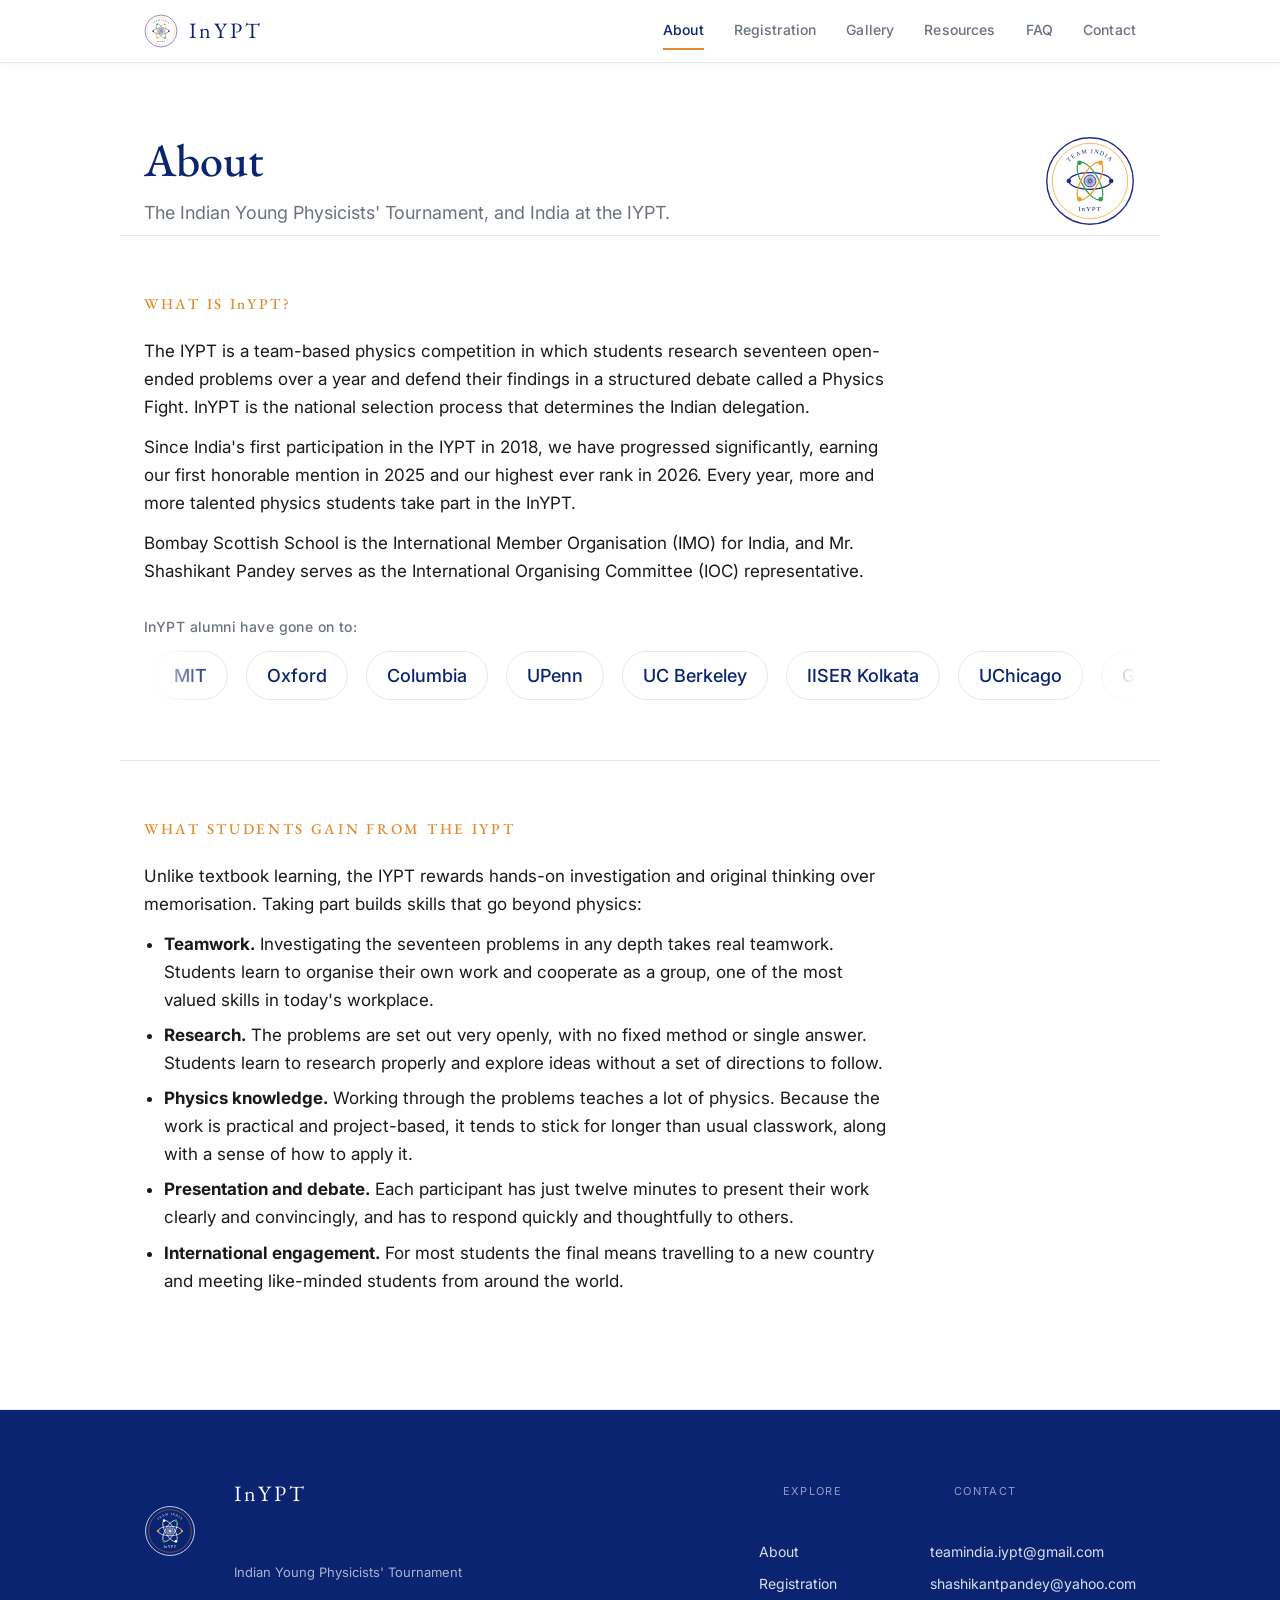
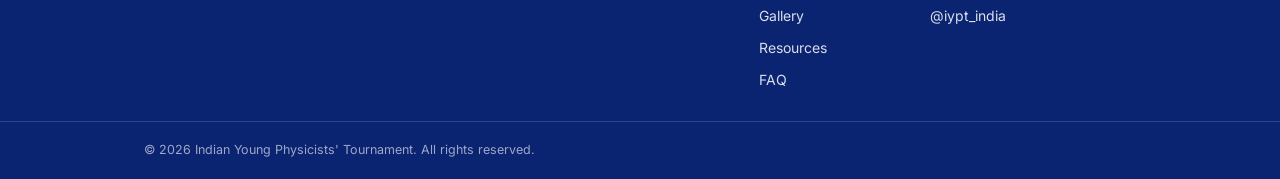
<file: about.html>
<!DOCTYPE html>
<html lang="en">
<head>
<meta charset="utf-8">
<meta name="viewport" content="width=device-width, initial-scale=1">
<title>About | InYPT</title>
<meta name="description" content="About the Indian Young Physicists' Tournament and India at the IYPT.">
<link rel="preconnect" href="https://fonts.googleapis.com">
<link rel="preconnect" href="https://fonts.gstatic.com" crossorigin>
<link href="https://fonts.googleapis.com/css2?family=EB+Garamond:wght@400;500&family=Inter:wght@400;500;600&display=swap" rel="stylesheet">
<link rel="stylesheet" href="css/style.css?v=10">
<link rel="icon" type="image/svg+xml" href="/assets/favicon.svg?v=10">
<link rel="icon" type="image/png" sizes="32x32" href="/assets/favicon-32.png?v=10">
<link rel="icon" type="image/png" sizes="16x16" href="/assets/favicon-16.png?v=10">
<link rel="apple-touch-icon" sizes="180x180" href="/assets/favicon-180.png?v=10">
</head>
<body>

<header class="nav">
  <div class="nav-inner">
    <a class="brand" href="/">
      <img class="nav-logo" src="assets/logo.svg?v=10" alt="InYPT crest">
      <span class="wordmark">InYPT</span>
    </a>
    <nav>
      <a href="/about.html" class="active" aria-current="page">About</a>
      <a href="/registration.html">Registration</a>
      <a href="/gallery.html">Gallery</a>
      <a href="/resources.html">Resources</a>
      <a href="/faq.html">FAQ</a>
      <a href="/#contact">Contact</a>
    </nav>
  </div>
</header>

<main>

  <section class="page-hero">
    <div class="page-hero-text">
      <h1>About</h1>
      <p class="page-sub">The Indian Young Physicists' Tournament, and India at the IYPT.</p>
    </div>
    <img class="page-crest" src="assets/logo.svg?v=10" alt="InYPT crest">
  </section>

  <section class="band">
    <h2>What is <span class="brandmark">InYPT</span>?</h2>
    <p>
      The IYPT is a team-based physics competition in which students research
      seventeen open-ended problems over a year and defend their findings in a
      structured debate called a Physics Fight. InYPT is the national selection
      process that determines the Indian delegation.
    </p>
    <p>
      Since India's first participation in the IYPT in 2018, we have progressed
      significantly, earning our first honorable mention in 2025 and our highest
      ever rank in 2026. Every year, more and more talented physics students take
      part in the InYPT.
    </p>
    <p>
      <a href="https://www.events-at-scottishmahim.com/inypt" target="_blank" rel="noopener" style="color:inherit;text-decoration:none;">Bombay Scottish School</a> is the International Member Organisation (IMO) for India, and Mr. Shashikant Pandey serves as the International Organising Committee (IOC) representative.
    </p>

    <div class="alumni">
      <p class="alumni-label">InYPT alumni have gone on to:</p>
      <div class="marquee">
        <div class="marquee-track">
          <span>MIT</span><span>Oxford</span><span>Columbia</span><span>UPenn</span><span>UC Berkeley</span><span>IISER Kolkata</span><span>UChicago</span><span>Georgetown</span><span>NYU</span><span>UIUC</span><span>UCSD</span><span>UW Madison</span>
          <span>MIT</span><span>Oxford</span><span>Columbia</span><span>UPenn</span><span>UC Berkeley</span><span>IISER Kolkata</span><span>UChicago</span><span>Georgetown</span><span>NYU</span><span>UIUC</span><span>UCSD</span><span>UW Madison</span>
        </div>
      </div>
    </div>
  </section>

  <section class="band">
    <h2>What students gain from the IYPT</h2>
    <p>Unlike textbook learning, the IYPT rewards hands-on investigation and original thinking over memorisation. Taking part builds skills that go beyond physics:</p>
    <ul>
      <li><strong>Teamwork.</strong> Investigating the seventeen problems in any depth takes real teamwork. Students learn to organise their own work and cooperate as a group, one of the most valued skills in today's workplace.</li>
      <li><strong>Research.</strong> The problems are set out very openly, with no fixed method or single answer. Students learn to research properly and explore ideas without a set of directions to follow.</li>
      <li><strong>Physics knowledge.</strong> Working through the problems teaches a lot of physics. Because the work is practical and project-based, it tends to stick for longer than usual classwork, along with a sense of how to apply it.</li>
      <li><strong>Presentation and debate.</strong> Each participant has just twelve minutes to present their work clearly and convincingly, and has to respond quickly and thoughtfully to others.</li>
      <li><strong>International engagement.</strong> For most students the final means travelling to a new country and meeting like-minded students from around the world.</li>
    </ul>
  </section>

</main>

<footer class="site-footer">
  <div class="footer-inner">
    <div class="footer-brand">
      <img class="footer-logo" src="assets/logo-white.svg?v=10" alt="InYPT crest">
      <div class="footer-brand-text">
        <p class="footer-name">InYPT</p>
        <p class="footer-tag">Indian Young Physicists' Tournament</p>
      </div>
    </div>
    <div class="footer-col">
      <p class="footer-label">Explore</p>
      <a href="/about.html" class="active" aria-current="page">About</a>
      <a href="/registration.html">Registration</a>
      <a href="/gallery.html">Gallery</a>
      <a href="/resources.html">Resources</a>
      <a href="/faq.html">FAQ</a>
    </div>
    <div class="footer-col">
      <p class="footer-label">Contact</p>
      <a href="mailto:teamindia.iypt@gmail.com">teamindia.iypt@gmail.com</a>
      <a href="mailto:shashikantpandey@yahoo.com">shashikantpandey@yahoo.com</a>
      <a href="https://instagram.com/iypt_india" target="_blank" rel="noopener">@iypt_india</a>
    </div>
  </div>
  <div class="footer-bar">
    <div class="footer-bar-inner">
      <span>&copy; 2026 Indian Young Physicists' Tournament. All rights reserved.</span>
    </div>
  </div>
</footer>

</body>
</html>
</file>
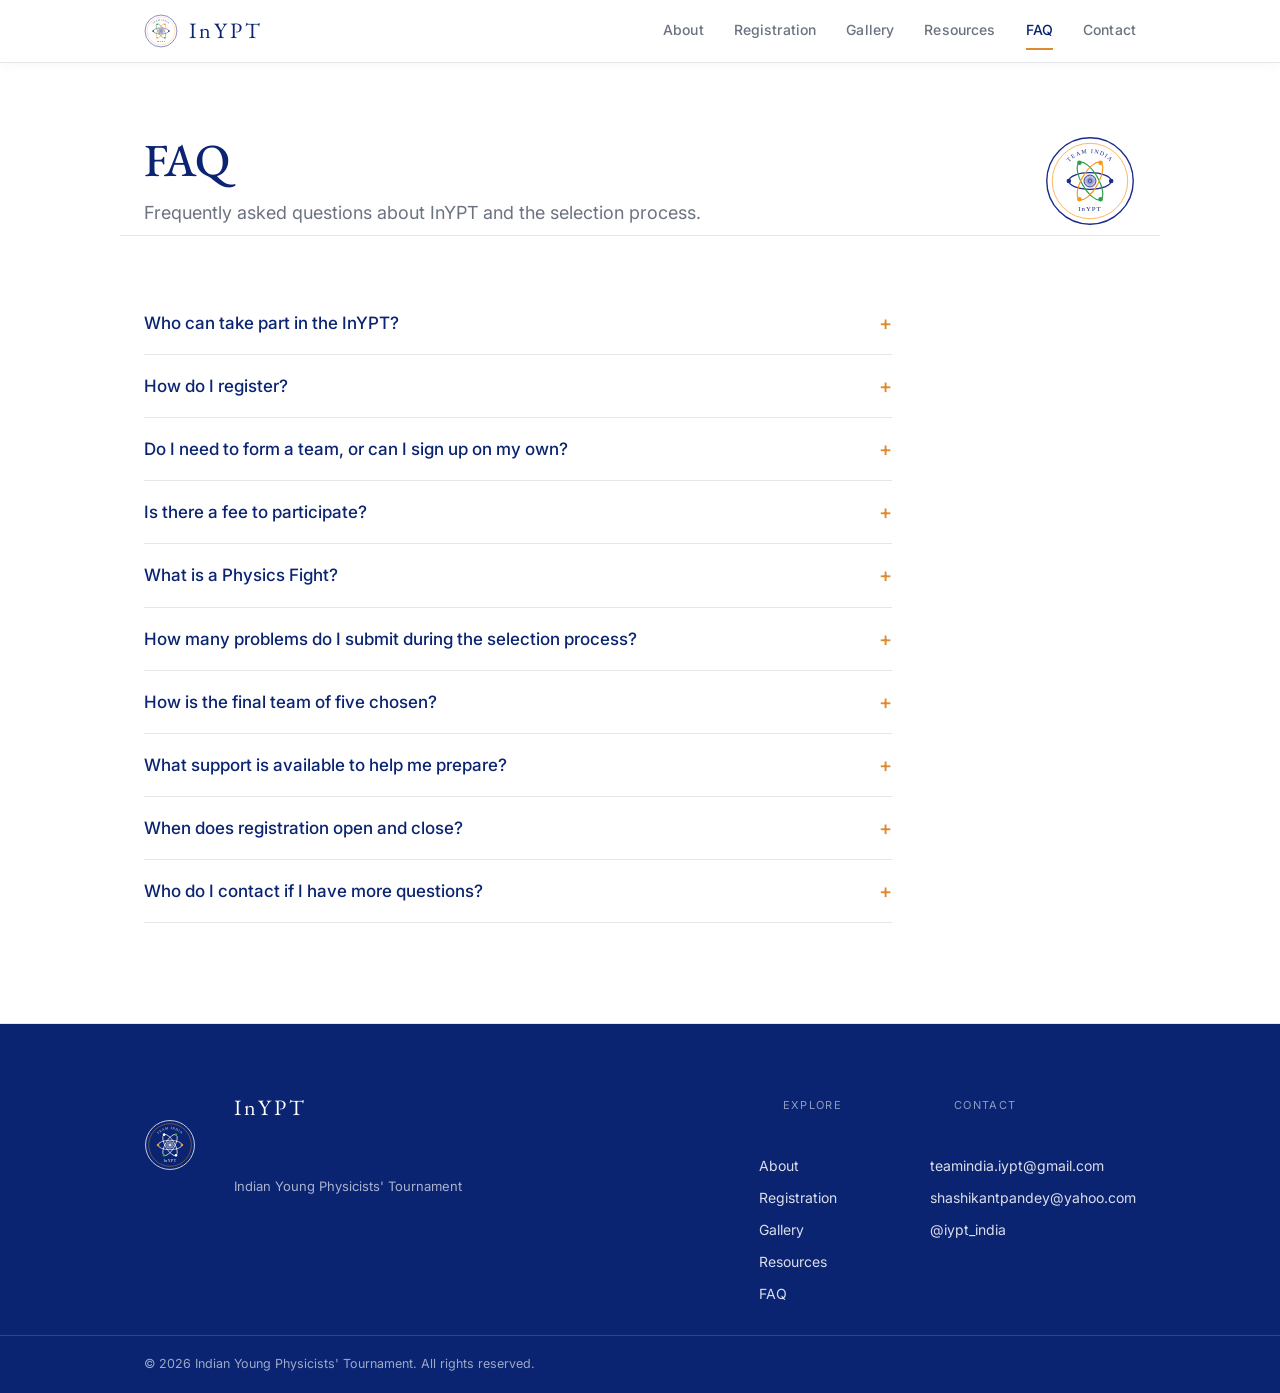
<file: faq.html>
<!DOCTYPE html>
<html lang="en">
<head>
<meta charset="utf-8">
<meta name="viewport" content="width=device-width, initial-scale=1">
<title>FAQ | InYPT</title>
<meta name="description" content="Frequently asked questions about the Indian Young Physicists' Tournament.">
<link rel="preconnect" href="https://fonts.googleapis.com">
<link rel="preconnect" href="https://fonts.gstatic.com" crossorigin>
<link href="https://fonts.googleapis.com/css2?family=EB+Garamond:wght@400;500&family=Inter:wght@400;500;600&display=swap" rel="stylesheet">
<link rel="stylesheet" href="css/style.css?v=10">
<link rel="icon" type="image/svg+xml" href="/assets/favicon.svg?v=10">
<link rel="icon" type="image/png" sizes="32x32" href="/assets/favicon-32.png?v=10">
<link rel="icon" type="image/png" sizes="16x16" href="/assets/favicon-16.png?v=10">
<link rel="apple-touch-icon" sizes="180x180" href="/assets/favicon-180.png?v=10">
</head>
<body>

<header class="nav">
  <div class="nav-inner">
    <a class="brand" href="/">
      <img class="nav-logo" src="assets/logo.svg?v=10" alt="InYPT crest">
      <span class="wordmark">InYPT</span>
    </a>
    <nav>
      <a href="/about.html">About</a>
      <a href="/registration.html">Registration</a>
      <a href="/gallery.html">Gallery</a>
      <a href="/resources.html">Resources</a>
      <a href="/faq.html" class="active" aria-current="page">FAQ</a>
      <a href="/#contact">Contact</a>
    </nav>
  </div>
</header>

<main>

  <section class="page-hero">
    <div class="page-hero-text">
      <h1>FAQ</h1>
      <p class="page-sub">Frequently asked questions about InYPT and the selection process.</p>
    </div>
    <img class="page-crest" src="assets/logo.svg?v=10" alt="InYPT crest">
  </section>

  <section class="band">
    <div class="faq">
      <details>
        <summary>Who can take part in the InYPT?</summary>
        <p>Students aged 13&ndash;18 years who are not attending university yet.</p>
      </details>
      <details>
        <summary>How do I register?</summary>
        <p>Fill out the <a href="/registration.html">registration form</a>, or contact Mr.&nbsp;Shashikant Pandey (+91&nbsp;98924&nbsp;54417).</p>
      </details>
      <details>
        <summary>Do I need to form a team, or can I sign up on my own?</summary>
        <p>InYPT is an individual competition &mdash; you do not need a team to sign up.</p>
      </details>
      <details>
        <summary>Is there a fee to participate?</summary>
        <p>There is no participation fee for InYPT. However, if you are chosen for the Indian team, fees will apply for attending the IYPT.</p>
      </details>
      <details>
        <summary>What is a Physics Fight?</summary>
        <p>A Physics Fight at InYPT consists of a report and an opposition. The Reporter presents their work on one of the 17 problems, and the Opponent's role is to evaluate and challenge the report and engage in scientific discussion. The steps of a match at InYPT are shown below.</p>
        <p><em>Note: the fights at the IYPT have an additional role &mdash; the Reviewer. We do not have this role at InYPT.</em></p>
        <table class="match-table">
          <caption>Steps within the Physics Match</caption>
          <thead>
            <tr><th scope="col">Step</th><th scope="col" class="t-time">Max time (min)</th></tr>
          </thead>
          <tbody>
            <tr><td>Presentation of the report</td><td class="t-time">12</td></tr>
            <tr><td>Questions of the Opponent to the Reporter and answers of the Reporter</td><td class="t-time">2</td></tr>
            <tr><td>Preparation of the Opponent</td><td class="t-time">3</td></tr>
            <tr><td>Opposition speech / presentation</td><td class="t-time">4</td></tr>
            <tr><td>Discussion between the Reporter and the Opponent follows</td><td class="t-time">10</td></tr>
            <tr><td>The Opponent summarises the discussion</td><td class="t-time">1</td></tr>
            <tr><td>Questions of the Jury</td><td class="t-time">5</td></tr>
          </tbody>
        </table>
      </details>
      <details>
        <summary>How many problems do I submit during the selection process?</summary>
        <p>You will need to solve and submit 2 problems of your choice during InYPT. The deadlines for your problems are 30th September and 30th November respectively. The national finals will be in December. More details will be provided during the orientation.</p>
      </details>
      <details>
        <summary>How is the final team of five chosen?</summary>
        <p>After the national finals in December, the Top 10 ranks are published. From here, 7&ndash;10 participants are shortlisted for the national team. The final five will then be decided by the first week of March.</p>
      </details>
      <details>
        <summary>What support is available to help me prepare?</summary>
        <p>Please text Mr.&nbsp;Pandey (+91&nbsp;98924&nbsp;54417) to be added to the WhatsApp group. Post doubts on the group and they will be answered.</p>
        <p>In addition, several organising members will be able to provide guidance. Reach out to Ryan (+91&nbsp;90822&nbsp;67956), Nandini (+1&nbsp;(628)&nbsp;250-2000) or Anaahat (+91&nbsp;96195&nbsp;90001) on WhatsApp.</p>
      </details>
      <details>
        <summary>When does registration open and close?</summary>
        <p>Registrations are open now!</p>
      </details>
      <details>
        <summary>Who do I contact if I have more questions?</summary>
        <p>You can send an email to <a href="mailto:teamindia.iypt@gmail.com">teamindia.iypt@gmail.com</a>.</p>
      </details>
    </div>
  </section>

</main>

<footer class="site-footer">
  <div class="footer-inner">
    <div class="footer-brand">
      <img class="footer-logo" src="assets/logo-white.svg?v=10" alt="InYPT crest">
      <div class="footer-brand-text">
        <p class="footer-name">InYPT</p>
        <p class="footer-tag">Indian Young Physicists' Tournament</p>
      </div>
    </div>
    <div class="footer-col">
      <p class="footer-label">Explore</p>
      <a href="/about.html">About</a>
      <a href="/registration.html">Registration</a>
      <a href="/gallery.html">Gallery</a>
      <a href="/resources.html">Resources</a>
      <a href="/faq.html" class="active" aria-current="page">FAQ</a>
    </div>
    <div class="footer-col">
      <p class="footer-label">Contact</p>
      <a href="mailto:teamindia.iypt@gmail.com">teamindia.iypt@gmail.com</a>
      <a href="mailto:shashikantpandey@yahoo.com">shashikantpandey@yahoo.com</a>
      <a href="https://instagram.com/iypt_india" target="_blank" rel="noopener">@iypt_india</a>
    </div>
  </div>
  <div class="footer-bar">
    <div class="footer-bar-inner">
      <span>&copy; 2026 Indian Young Physicists' Tournament. All rights reserved.</span>
    </div>
  </div>
</footer>

</body>
</html>
</file>
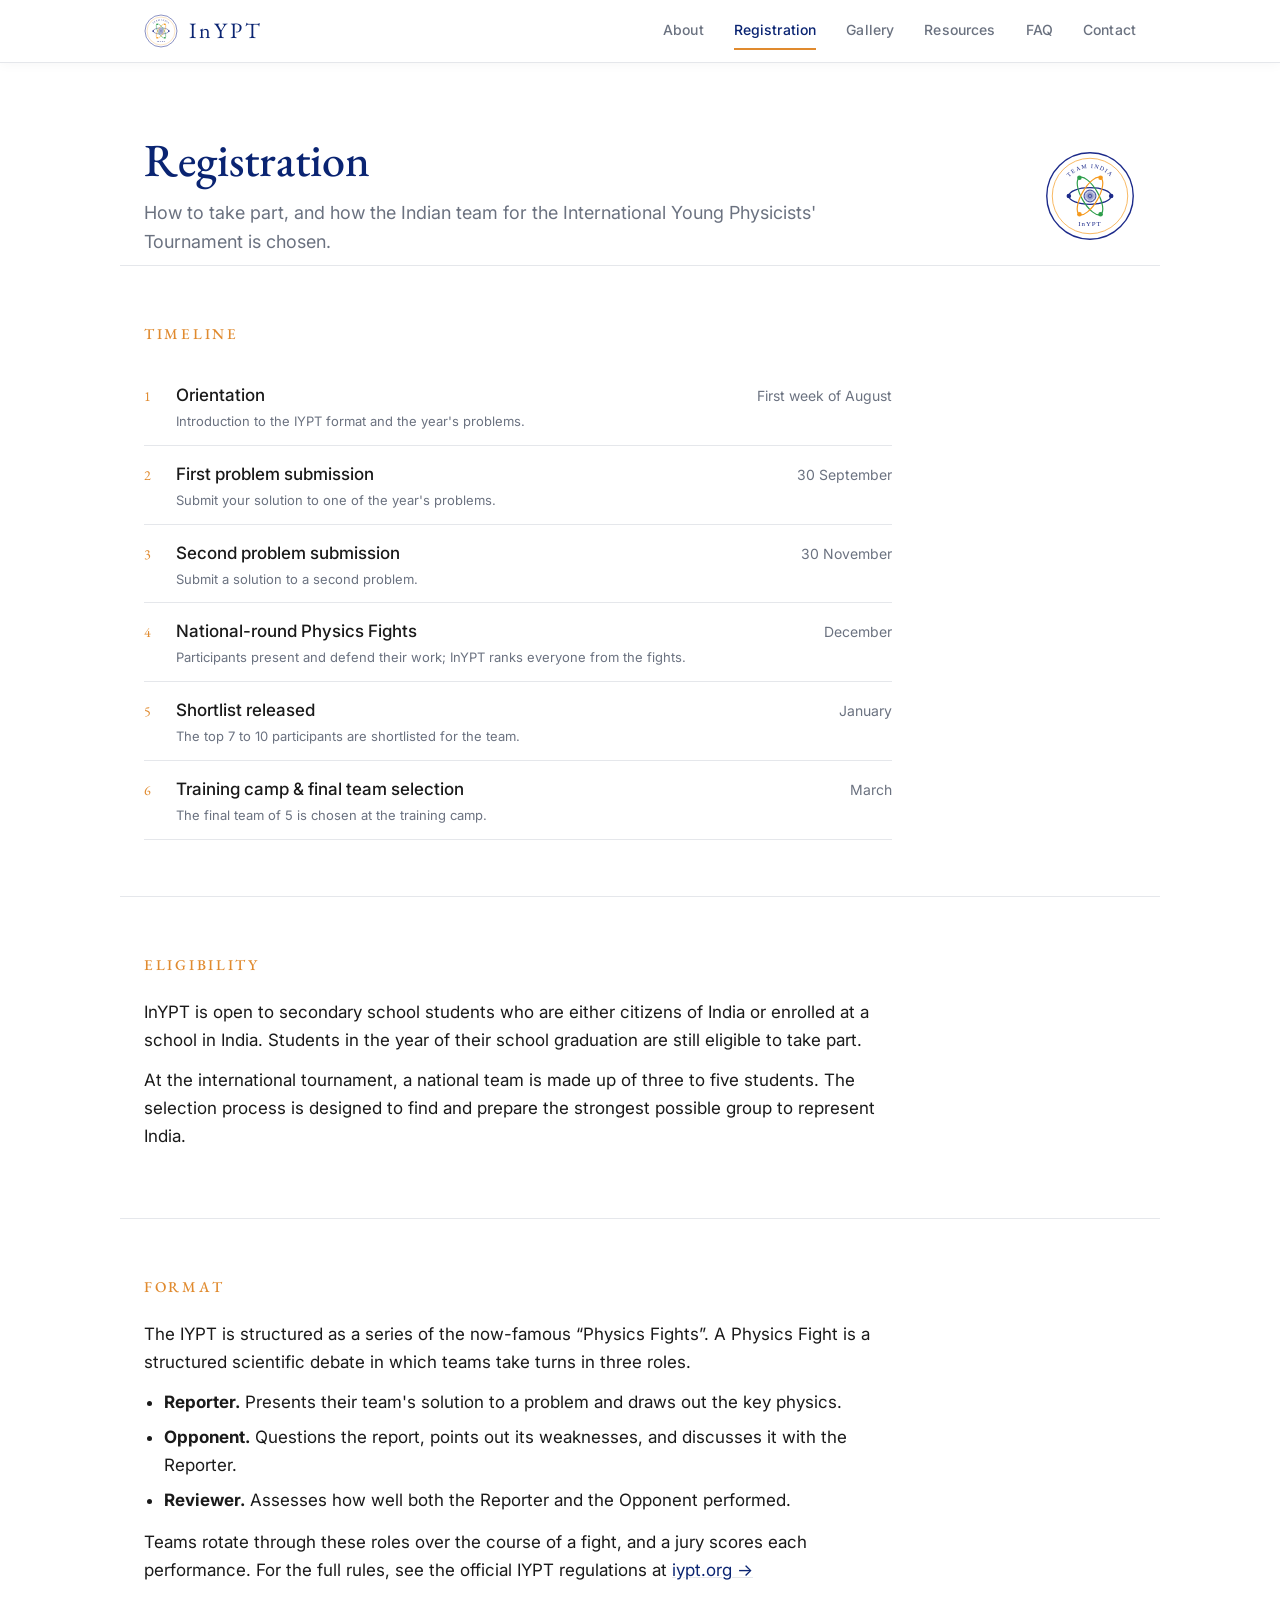
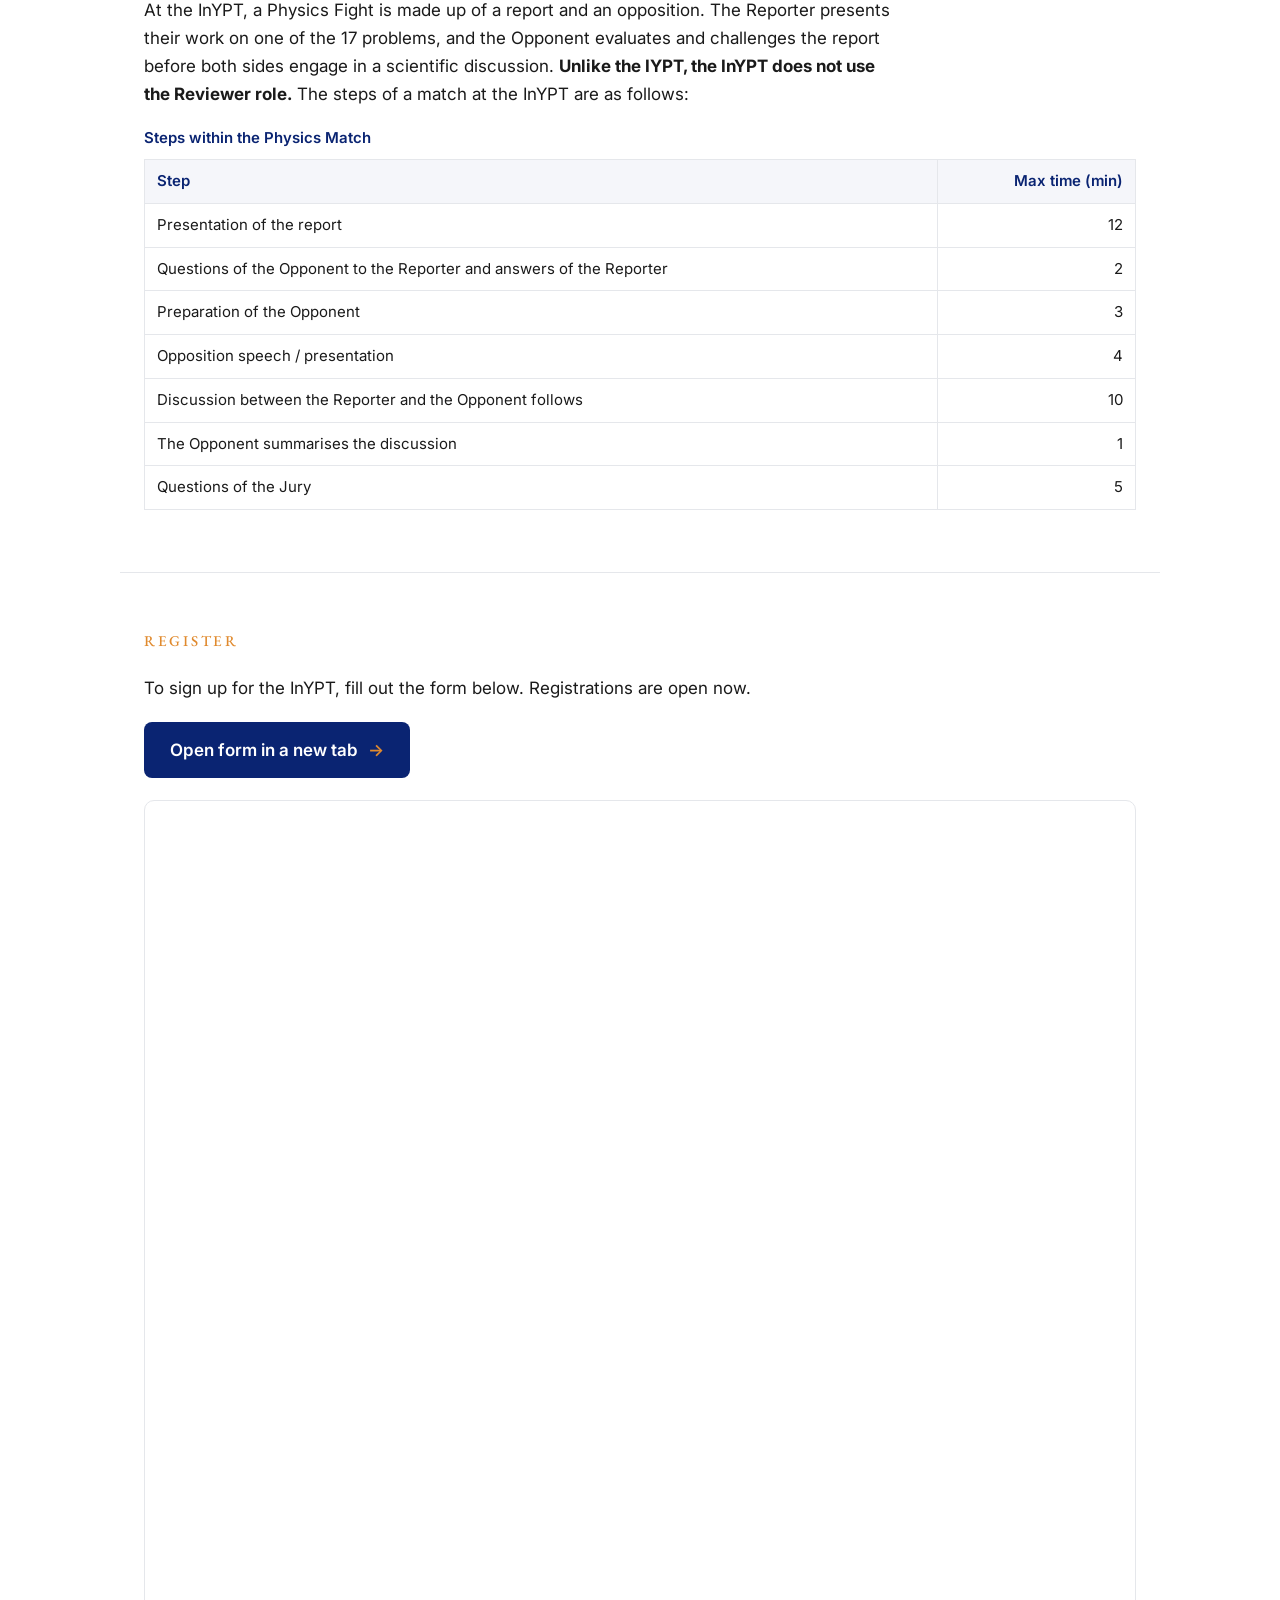
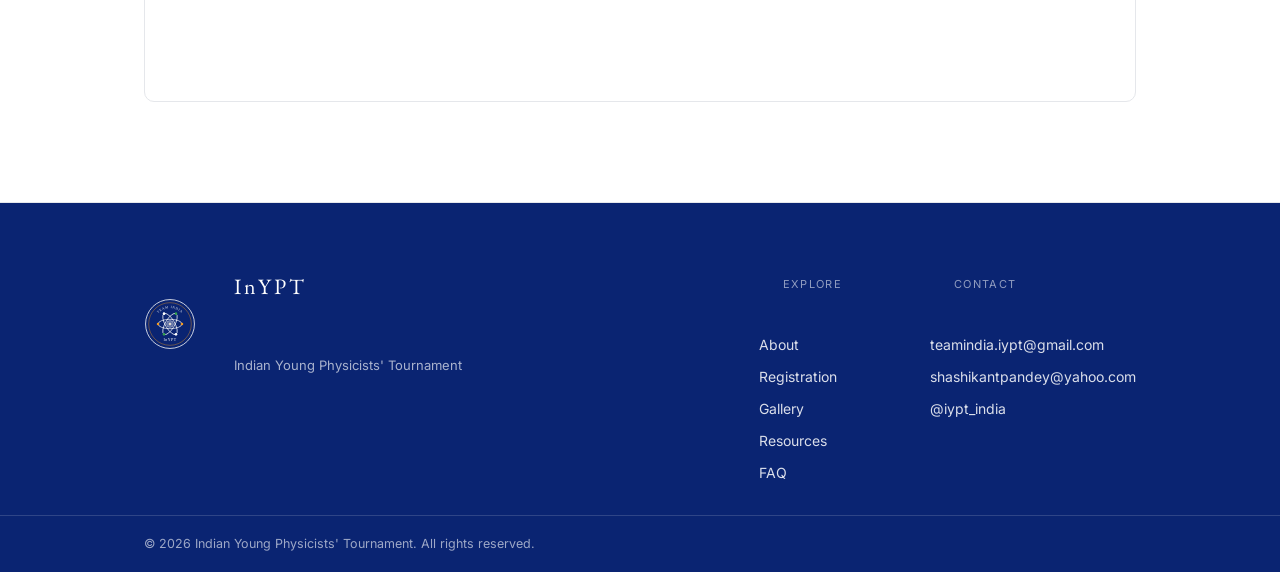
<file: registration.html>
<!DOCTYPE html>
<html lang="en">
<head>
<meta charset="utf-8">
<meta name="viewport" content="width=device-width, initial-scale=1">
<title>Registration | InYPT</title>
<meta name="description" content="How to register for the InYPT and how the Indian team for the International Young Physicists' Tournament is selected.">
<link rel="preconnect" href="https://fonts.googleapis.com">
<link rel="preconnect" href="https://fonts.gstatic.com" crossorigin>
<link href="https://fonts.googleapis.com/css2?family=EB+Garamond:wght@400;500&family=Inter:wght@400;500;600&display=swap" rel="stylesheet">
<link rel="stylesheet" href="css/style.css?v=10">
<link rel="icon" type="image/svg+xml" href="/assets/favicon.svg?v=10">
<link rel="icon" type="image/png" sizes="32x32" href="/assets/favicon-32.png?v=10">
<link rel="icon" type="image/png" sizes="16x16" href="/assets/favicon-16.png?v=10">
<link rel="apple-touch-icon" sizes="180x180" href="/assets/favicon-180.png?v=10">
</head>
<body>

<header class="nav">
  <div class="nav-inner">
    <a class="brand" href="/">
      <img class="nav-logo" src="assets/logo.svg?v=10" alt="InYPT crest">
      <span class="wordmark">InYPT</span>
    </a>
    <nav>
      <a href="/about.html">About</a>
      <a href="/registration.html" class="active" aria-current="page">Registration</a>
      <a href="/gallery.html">Gallery</a>
      <a href="/resources.html">Resources</a>
      <a href="/faq.html">FAQ</a>
      <a href="/#contact">Contact</a>
    </nav>
  </div>
</header>

<main>

  <section class="page-hero">
    <div class="page-hero-text">
      <h1>Registration</h1>
      <p class="page-sub">How to take part, and how the Indian team for the International Young Physicists' Tournament is chosen.</p>
    </div>
    <img class="page-crest" src="assets/logo.svg?v=10" alt="InYPT crest">
  </section>

  <section class="band">
    <h2>Timeline</h2>
    <ol class="steps">
      <li>
        <div class="step-body"><span>Orientation</span>
          <small>Introduction to the IYPT format and the year's problems.</small></div>
        <em>First week of August</em>
      </li>
      <li>
        <div class="step-body"><span>First problem submission</span>
          <small>Submit your solution to one of the year's problems.</small></div>
        <em>30 September</em>
      </li>
      <li>
        <div class="step-body"><span>Second problem submission</span>
          <small>Submit a solution to a second problem.</small></div>
        <em>30 November</em>
      </li>
      <li>
        <div class="step-body"><span>National-round Physics Fights</span>
          <small>Participants present and defend their work; InYPT ranks everyone from the fights.</small></div>
        <em>December</em>
      </li>
      <li>
        <div class="step-body"><span>Shortlist released</span>
          <small>The top 7 to 10 participants are shortlisted for the team.</small></div>
        <em>January</em>
      </li>
      <li>
        <div class="step-body"><span>Training camp &amp; final team selection</span>
          <small>The final team of 5 is chosen at the training camp.</small></div>
        <em>March</em>
      </li>
    </ol>
  </section>

  <section class="band">
    <h2>Eligibility</h2>
    <p>InYPT is open to secondary school students who are either citizens of India or enrolled at a school in India. Students in the year of their school graduation are still eligible to take part.</p>
    <p>At the international tournament, a national team is made up of three to five students. The selection process is designed to find and prepare the strongest possible group to represent India.</p>
  </section>

  <section class="band">
    <h2>Format</h2>
    <p>The IYPT is structured as a series of the now-famous &ldquo;Physics Fights&rdquo;. A Physics Fight is a structured scientific debate in which teams take turns in three roles.</p>
    <ul>
      <li><strong>Reporter.</strong> Presents their team's solution to a problem and draws out the key physics.</li>
      <li><strong>Opponent.</strong> Questions the report, points out its weaknesses, and discusses it with the Reporter.</li>
      <li><strong>Reviewer.</strong> Assesses how well both the Reporter and the Opponent performed.</li>
    </ul>
    <p>Teams rotate through these roles over the course of a fight, and a jury scores each performance. For the full rules, see the official IYPT regulations at
      <a href="https://iypt.org/regulations/" target="_blank" rel="noopener">iypt.org&nbsp;&rarr;</a>
    </p>
    <p>At the InYPT, a Physics Fight is made up of a report and an opposition. The Reporter presents their work on one of the 17 problems, and the Opponent evaluates and challenges the report before both sides engage in a scientific discussion. <strong>Unlike the IYPT, the InYPT does not use the Reviewer role.</strong> The steps of a match at the InYPT are as follows:</p>
    <table class="match-table">
      <caption>Steps within the Physics Match</caption>
      <thead>
        <tr><th scope="col">Step</th><th scope="col" class="t-time">Max time (min)</th></tr>
      </thead>
      <tbody>
        <tr><td>Presentation of the report</td><td class="t-time">12</td></tr>
        <tr><td>Questions of the Opponent to the Reporter and answers of the Reporter</td><td class="t-time">2</td></tr>
        <tr><td>Preparation of the Opponent</td><td class="t-time">3</td></tr>
        <tr><td>Opposition speech / presentation</td><td class="t-time">4</td></tr>
        <tr><td>Discussion between the Reporter and the Opponent follows</td><td class="t-time">10</td></tr>
        <tr><td>The Opponent summarises the discussion</td><td class="t-time">1</td></tr>
        <tr><td>Questions of the Jury</td><td class="t-time">5</td></tr>
      </tbody>
    </table>
  </section>

  <section class="band" id="register">
    <h2>Register</h2>
    <p>To sign up for the InYPT, fill out the form below. Registrations are open now.</p>
    <a class="register-cta" href="https://forms.gle/ixqEuidUhbfGkDNQ7" target="_blank" rel="noopener">Open form in a new tab <span class="arr">&rarr;</span></a>
    <div class="form-embed">
      <iframe src="https://docs.google.com/forms/d/e/1FAIpQLSepwqfAYh90QLynkOcQB6znj9NhsKj_BtNrsXLNjAcEr2qNsw/viewform?embedded=true" title="InYPT registration form" loading="lazy">Loading&hellip;</iframe>
    </div>
  </section>

</main>

<footer class="site-footer">
  <div class="footer-inner">
    <div class="footer-brand">
      <img class="footer-logo" src="assets/logo-white.svg?v=10" alt="InYPT crest">
      <div class="footer-brand-text">
        <p class="footer-name">InYPT</p>
        <p class="footer-tag">Indian Young Physicists' Tournament</p>
      </div>
    </div>
    <div class="footer-col">
      <p class="footer-label">Explore</p>
      <a href="/about.html">About</a>
      <a href="/registration.html" class="active" aria-current="page">Registration</a>
      <a href="/gallery.html">Gallery</a>
      <a href="/resources.html">Resources</a>
      <a href="/faq.html">FAQ</a>
    </div>
    <div class="footer-col">
      <p class="footer-label">Contact</p>
      <a href="mailto:teamindia.iypt@gmail.com">teamindia.iypt@gmail.com</a>
      <a href="mailto:shashikantpandey@yahoo.com">shashikantpandey@yahoo.com</a>
      <a href="https://instagram.com/iypt_india" target="_blank" rel="noopener">@iypt_india</a>
    </div>
  </div>
  <div class="footer-bar">
    <div class="footer-bar-inner">
      <span>&copy; 2026 Indian Young Physicists' Tournament. All rights reserved.</span>
    </div>
  </div>
</footer>

</body>
</html>
</file>
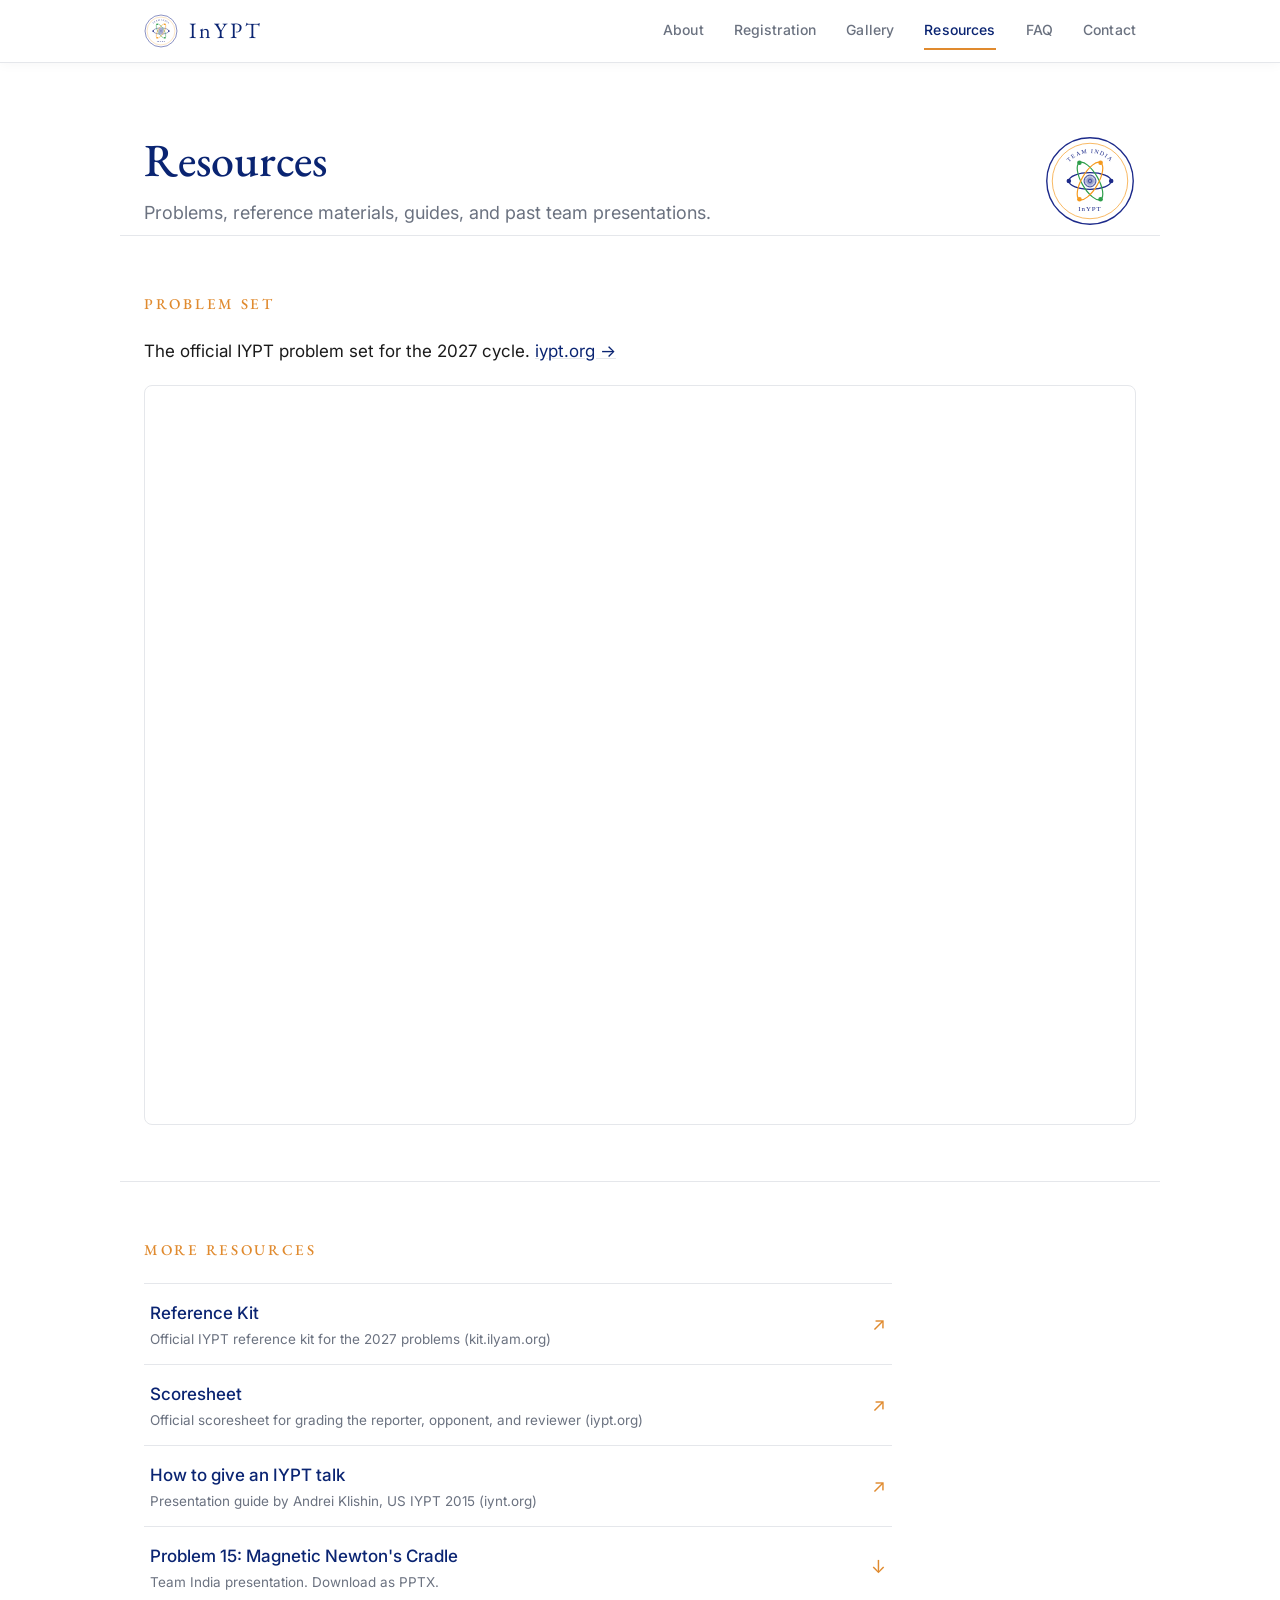
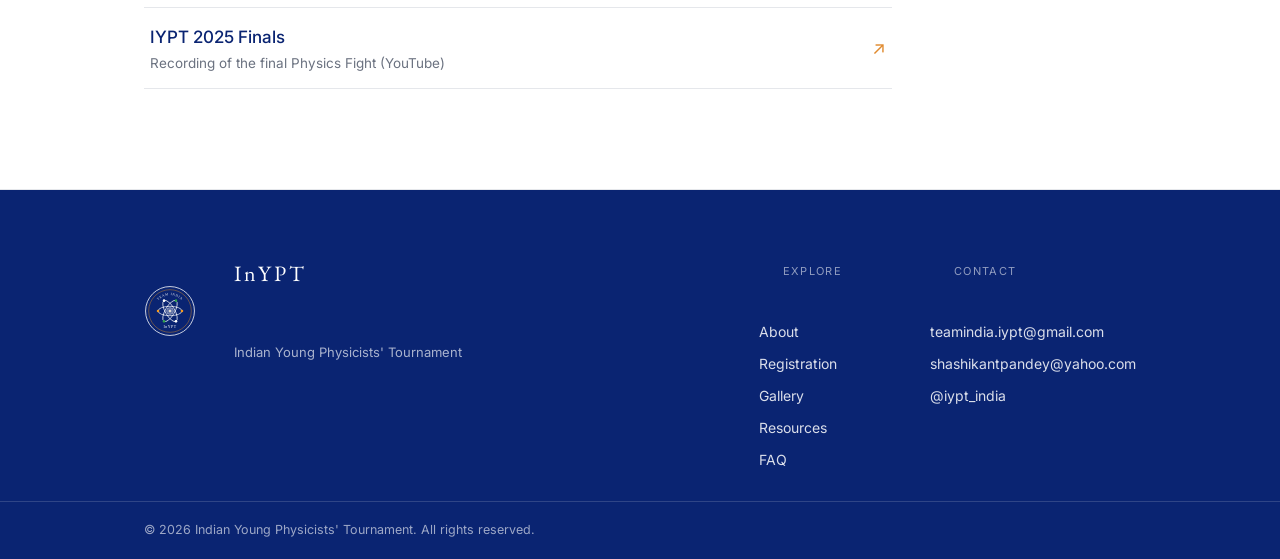
<file: resources.html>
<!DOCTYPE html>
<html lang="en">
<head>
<meta charset="utf-8">
<meta name="viewport" content="width=device-width, initial-scale=1">
<title>Resources | InYPT</title>
<meta name="description" content="Problem sets, recorded sessions, and reference reports for the Indian Young Physicists' Tournament.">
<link rel="preconnect" href="https://fonts.googleapis.com">
<link rel="preconnect" href="https://fonts.gstatic.com" crossorigin>
<link href="https://fonts.googleapis.com/css2?family=EB+Garamond:wght@400;500&family=Inter:wght@400;500;600&display=swap" rel="stylesheet">
<link rel="stylesheet" href="css/style.css?v=10">
<link rel="icon" type="image/svg+xml" href="/assets/favicon.svg?v=10">
<link rel="icon" type="image/png" sizes="32x32" href="/assets/favicon-32.png?v=10">
<link rel="icon" type="image/png" sizes="16x16" href="/assets/favicon-16.png?v=10">
<link rel="apple-touch-icon" sizes="180x180" href="/assets/favicon-180.png?v=10">
</head>
<body>

<header class="nav">
  <div class="nav-inner">
    <a class="brand" href="/">
      <img class="nav-logo" src="assets/logo.svg?v=10" alt="InYPT crest">
      <span class="wordmark">InYPT</span>
    </a>
    <nav>
      <a href="/about.html">About</a>
      <a href="/registration.html">Registration</a>
      <a href="/gallery.html">Gallery</a>
      <a href="/resources.html" class="active" aria-current="page">Resources</a>
      <a href="/faq.html">FAQ</a>
      <a href="/#contact">Contact</a>
    </nav>
  </div>
</header>

<main>

  <section class="page-hero">
    <div class="page-hero-text">
      <h1>Resources</h1>
      <p class="page-sub">Problems, reference materials, guides, and past team presentations.</p>
    </div>
    <img class="page-crest" src="assets/logo.svg?v=10" alt="InYPT crest">
  </section>

  <section class="band">
    <h2>Problem Set</h2>
    <p>The official IYPT problem set for the 2027 cycle.
      <a href="https://iypt.org/wp-content/uploads/2026/07/IYPT-Problems-for-2027-final-edition-web.pdf" target="_blank" rel="noopener">iypt.org&nbsp;&rarr;</a>
    </p>
    <div class="pdf-embed">
      <iframe src="https://iypt.org/wp-content/uploads/2026/07/IYPT-Problems-for-2027-final-edition-web.pdf#view=FitH"
              title="IYPT Problems for 2027" loading="lazy"></iframe>
    </div>
  </section>

  <section class="band">
    <h2>More Resources</h2>
    <div class="res-list">
      <a class="res-item" href="https://kit.ilyam.org/FDD_2027_IYPT_Reference_kit.pdf" target="_blank" rel="noopener">
        <div class="res-body">
          <span class="res-title">Reference Kit</span>
          <span class="res-desc">Official IYPT reference kit for the 2027 problems (kit.ilyam.org)</span>
        </div>
        <span class="res-arrow" aria-hidden="true">&#8599;</span>
      </a>
      <a class="res-item" href="https://iypt.org/wp-content/uploads/2026/04/scoresheet-update-2026.pdf" target="_blank" rel="noopener">
        <div class="res-body">
          <span class="res-title">Scoresheet</span>
          <span class="res-desc">Official scoresheet for grading the reporter, opponent, and reviewer (iypt.org)</span>
        </div>
        <span class="res-arrow" aria-hidden="true">&#8599;</span>
      </a>
      <a class="res-item" href="https://iynt.org/center/klishin_how_to_give_an_iypt_talk_14-03-2015.pdf" target="_blank" rel="noopener">
        <div class="res-body">
          <span class="res-title">How to give an IYPT talk</span>
          <span class="res-desc">Presentation guide by Andrei Klishin, US IYPT 2015 (iynt.org)</span>
        </div>
        <span class="res-arrow" aria-hidden="true">&#8599;</span>
      </a>
      <a class="res-item" href="https://drive.google.com/uc?export=download&amp;id=160yn4jGuVTBUz8Dp-bL63fBVTjAEzV7G" target="_blank" rel="noopener">
        <div class="res-body">
          <span class="res-title">Problem 15: Magnetic Newton's Cradle</span>
          <span class="res-desc">Team India presentation. Download as PPTX.</span>
        </div>
        <span class="res-arrow" aria-hidden="true">&#8595;</span>
      </a>
      <a class="res-item" href="https://www.youtube.com/watch?v=3qangzZkpq0" target="_blank" rel="noopener">
        <div class="res-body">
          <span class="res-title">IYPT 2025 Finals</span>
          <span class="res-desc">Recording of the final Physics Fight (YouTube)</span>
        </div>
        <span class="res-arrow" aria-hidden="true">&#8599;</span>
      </a>
    </div>
  </section>

</main>

<footer class="site-footer">
  <div class="footer-inner">
    <div class="footer-brand">
      <img class="footer-logo" src="assets/logo-white.svg?v=10" alt="InYPT crest">
      <div class="footer-brand-text">
        <p class="footer-name">InYPT</p>
        <p class="footer-tag">Indian Young Physicists' Tournament</p>
      </div>
    </div>
    <div class="footer-col">
      <p class="footer-label">Explore</p>
      <a href="/about.html">About</a>
      <a href="/registration.html">Registration</a>
      <a href="/gallery.html">Gallery</a>
      <a href="/resources.html" class="active" aria-current="page">Resources</a>
      <a href="/faq.html">FAQ</a>
    </div>
    <div class="footer-col">
      <p class="footer-label">Contact</p>
      <a href="mailto:teamindia.iypt@gmail.com">teamindia.iypt@gmail.com</a>
      <a href="mailto:shashikantpandey@yahoo.com">shashikantpandey@yahoo.com</a>
      <a href="https://instagram.com/iypt_india" target="_blank" rel="noopener">@iypt_india</a>
    </div>
  </div>
  <div class="footer-bar">
    <div class="footer-bar-inner">
      <span>&copy; 2026 Indian Young Physicists' Tournament. All rights reserved.</span>
    </div>
  </div>
</footer>

</body>
</html>
</file>
<file: css/style.css>
:root {
  --navy:    #0A2472;
  --saffron: #E08A2E;
  --green:   #1B6B3A;
  --ink:     #1A1A1A;
  --grey:    #6B7280;
  --line:    #E5E7EB;
  --bg:      #FFFFFF;
  --measure: 68ch;
}

*, *::before, *::after { box-sizing: border-box; }

body {
  margin: 0;
  background: var(--bg);
  color: var(--ink);
  font-family: "Inter", system-ui, sans-serif;
  font-size: 17px;
  line-height: 1.65;
  -webkit-font-smoothing: antialiased;
}

/* nav */
.nav {
  border-bottom: 1px solid var(--line);
  position: sticky;
  top: 0;
  background: rgba(255,255,255,0.85);
  backdrop-filter: blur(12px);
  -webkit-backdrop-filter: blur(12px);
  box-shadow: 0 1px 12px rgba(10, 20, 45, 0.04);
  z-index: 10;
}
.nav-inner {
  max-width: 1040px;
  margin: 0 auto;
  padding: 0 24px;
  height: 62px;
  display: flex;
  align-items: center;
  justify-content: space-between;
}
.brand {
  display: flex;
  align-items: center;
  gap: 11px;
  text-decoration: none;
}
.nav-logo {
  width: 34px;
  height: 34px;
  flex: none;
}
.wordmark {
  font-family: "EB Garamond", serif;
  font-size: 22px;
  letter-spacing: 0.14em;
  color: var(--navy);
}
.nav nav { display: flex; gap: 30px; }
.nav nav a {
  font-size: 14px;
  font-weight: 500;
  letter-spacing: 0.01em;
  color: var(--grey);
  text-decoration: none;
  padding: 6px 0;
  border-bottom: 2px solid transparent;
  transition: color .15s, border-color .15s;
}
.nav nav a:hover { color: var(--navy); }
.nav nav a.active { color: var(--navy); border-color: var(--saffron); }

/* hero */
.hero {
  position: relative;
  overflow: hidden;
  display: flex;
  flex-direction: column;
  align-items: center;
  justify-content: center;
  text-align: center;
  min-height: 82vh;
  padding: 80px 24px;
}
.hero-carousel {
  position: absolute;
  inset: 0;
  z-index: 0;
}
.slide {
  position: absolute;
  inset: 0;
  opacity: 0;
  background-size: cover;
  background-position: center;
  transition: opacity 1.4s ease-in-out;
}
.slide.is-active { opacity: 1; }
.hero-scrim {
  position: absolute;
  inset: 0;
  z-index: 1;
  background: linear-gradient(180deg,
    rgba(10, 20, 45, 0.42) 0%,
    rgba(10, 20, 45, 0.34) 42%,
    rgba(10, 20, 45, 0.55) 100%);
}
.hero-content {
  position: relative;
  z-index: 2;
  max-width: 760px;
}
.hero-content h1 { color: #FFFFFF; text-shadow: 0 2px 18px rgba(0, 0, 0, 0.35); }
.hero-content .sub { color: rgba(255, 255, 255, 0.9); text-shadow: 0 1px 10px rgba(0, 0, 0, 0.3); }
.hero-content .status {
  color: #FFFFFF;
  border-color: rgba(255, 255, 255, 0.45);
  background: rgba(255, 255, 255, 0.12);
  backdrop-filter: blur(4px);
}
.crest {
  width: 168px;
  height: auto;
  margin-bottom: 32px;
}
.flag {
  width: 46px;
  height: auto;
  display: block;
  margin: 0 auto 22px;
  border: 1px solid var(--line);
  border-radius: 3px;
  box-shadow: 0 1px 4px rgba(0,0,0,0.08);
}
.hero .crest { margin-bottom: 20px; }
.hero h1 {
  font-family: "EB Garamond", serif;
  font-weight: 500;
  font-size: clamp(34px, 5.5vw, 54px);
  line-height: 1.12;
  letter-spacing: -0.01em;
  margin: 0 0 20px;
}
.sub {
  max-width: 54ch;
  margin: 0 auto 34px;
  color: var(--grey);
  font-size: 18px;
}
.status {
  display: inline-flex;
  align-items: center;
  gap: 10px;
  font-size: 14px;
  font-weight: 500;
  color: var(--ink);
  border: 1px solid var(--line);
  border-radius: 999px;
  padding: 9px 18px;
}
.dot {
  width: 7px; height: 7px;
  border-radius: 50%;
  background: var(--saffron);
  flex: none;
}

/* standalone page header */
.page-hero {
  max-width: 1040px;
  margin: 0 auto;
  padding: 72px 24px 8px;
  display: flex;
  align-items: center;
  justify-content: space-between;
  gap: 28px;
}
.page-hero h1 {
  font-family: "EB Garamond", serif;
  font-weight: 500;
  font-size: clamp(32px, 5vw, 46px);
  line-height: 1.1;
  color: var(--navy);
  margin: 0 0 12px;
}
.page-hero .page-sub {
  max-width: var(--measure);
  color: var(--grey);
  font-size: 18px;
  margin: 0;
}
.page-hero-text { flex: 1; min-width: 0; }
.page-crest { width: 92px; height: 92px; flex: none; }
@media (max-width: 640px) { .page-crest { display: none; } }

/* bands */
.band {
  max-width: 1040px;
  margin: 0 auto;
  padding: 56px 24px;
  border-top: 1px solid var(--line);
}
.band h2 {
  font-family: "EB Garamond", serif;
  font-weight: 500;
  font-size: 15px;
  letter-spacing: 0.18em;
  text-transform: uppercase;
  color: var(--saffron);
  margin: 0 0 20px;
}
.band h2 .brandmark { text-transform: none; }
.band p { max-width: var(--measure); margin: 0 0 12px; }
.band ul { max-width: var(--measure); margin: 0 0 14px; padding-left: 20px; }
.band ul li { margin: 7px 0; }
.band a { color: var(--navy); text-decoration-color: var(--line); }
.band a:hover { text-decoration-color: var(--saffron); }
.muted { color: var(--grey); }

/* steps */
.steps {
  list-style: none;
  margin: 0;
  padding: 0;
  max-width: var(--measure);
  counter-reset: s;
}
.steps li {
  counter-increment: s;
  display: flex;
  align-items: baseline;
  gap: 16px;
  padding: 14px 0;
  border-bottom: 1px solid var(--line);
}
.steps li::before {
  content: counter(s);
  font-family: "EB Garamond", serif;
  font-size: 14px;
  color: var(--saffron);
  width: 16px;
  flex: none;
}
.steps .step-body { flex: 1; display: flex; flex-direction: column; gap: 3px; }
.steps .step-body span { font-weight: 500; }
.steps .step-body small { font-size: 13px; color: var(--grey); line-height: 1.45; }
.steps em {
  font-style: normal;
  font-size: 14px;
  color: var(--grey);
  white-space: nowrap;
}

/* gallery */
.gallery {
  display: grid;
  grid-template-columns: repeat(3, 1fr);
  gap: 14px;
  margin: 24px 0 16px;
}
.photo {
  margin: 0;
  aspect-ratio: 4 / 3;
  display: flex;
  align-items: center;
  justify-content: center;
  background: #FAFAF8;
  border: 1px dashed var(--line);
  border-radius: 6px;
}
.photo span {
  font-size: 12px;
  letter-spacing: 0.14em;
  text-transform: uppercase;
  color: var(--grey);
  opacity: 0.6;
}
.photo-wide {
  grid-column: 1 / -1;
  aspect-ratio: 16 / 6;
}
.photo img {
  width: 100%;
  height: 100%;
  object-fit: cover;
  border-radius: 6px;
}

@media (max-width: 640px) {
  .gallery { grid-template-columns: repeat(2, 1fr); }
  .photo-wide { aspect-ratio: 16 / 9; }
}

/* pdf embed */
.pdf-embed {
  margin-top: 20px;
  border: 1px solid var(--line);
  border-radius: 8px;
  overflow: hidden;
}
.pdf-embed iframe {
  width: 100%;
  height: 82vh;
  min-height: 560px;
  border: 0;
  display: block;
}
.credit {
  max-width: var(--measure);
  margin: 14px 0 0;
  font-size: 13px;
  color: var(--grey);
}
.credit a { color: var(--navy); text-decoration-color: var(--line); }

/* compact resource list */
.res-list {
  max-width: var(--measure);
  margin-top: 8px;
  border-top: 1px solid var(--line);
}
.res-item {
  display: flex;
  align-items: center;
  justify-content: space-between;
  gap: 18px;
  padding: 15px 6px;
  border-bottom: 1px solid var(--line);
  text-decoration: none;
  color: var(--ink);
  transition: background .12s;
}
a.res-item:hover { background: #fafaf8; }
.res-body { display: flex; flex-direction: column; gap: 3px; }
.res-title { font-weight: 500; color: var(--navy); }
.res-desc { color: var(--grey); font-size: 13.5px; line-height: 1.4; }
.res-arrow { color: var(--saffron); font-size: 18px; flex: none; }
.res-item.is-soon { color: var(--grey); }
.res-item.is-soon .res-title { color: var(--grey); }

/* register call-to-action */
a.register-cta {
  display: inline-flex;
  align-items: center;
  gap: 10px;
  margin-top: 8px;
  padding: 14px 26px;
  background: var(--navy);
  color: #fff;
  font-weight: 600;
  font-size: 17px;
  border-radius: 8px;
  text-decoration: none;
  transition: background .15s, transform .1s;
}
a.register-cta:hover { background: #142063; transform: translateY(-1px); }
a.register-cta .arr { color: var(--saffron); }

/* disambiguation / important note callout */
.notice {
  max-width: var(--measure);
  margin: 4px 0;
  padding: 15px 20px;
  background: #FFF7ED;
  border-left: 4px solid var(--saffron);
  border-radius: 6px;
  font-size: 15px;
  line-height: 1.6;
  color: var(--ink);
}
.notice strong { color: var(--navy); }
.notice u { text-decoration-thickness: 2px; text-underline-offset: 2px; }

/* embedded google form */
.form-embed {
  margin-top: 22px;
  border: 1px solid var(--line);
  border-radius: 10px;
  overflow: hidden;
  background: #fff;
}
.form-embed iframe {
  display: block;
  width: 100%;
  min-height: 900px;
  border: 0;
}

/* physics-match steps table */
.match-table {
  width: 100%;
  border-collapse: collapse;
  margin: 18px 0 6px;
  font-size: 15px;
}
.match-table caption {
  text-align: left;
  font-weight: 600;
  color: var(--navy);
  padding-bottom: 8px;
}
.match-table th,
.match-table td {
  border: 1px solid var(--line);
  padding: 9px 12px;
  text-align: left;
  vertical-align: top;
}
.match-table thead th {
  background: #F5F6FA;
  color: var(--navy);
  font-weight: 600;
}
.match-table td.t-time,
.match-table th.t-time { text-align: right; white-space: nowrap; }

/* read more link */
.read-more {
  display: inline-block;
  margin-top: 4px;
  color: var(--navy);
  font-weight: 500;
  text-decoration-color: var(--line);
}
.read-more:hover { text-decoration-color: var(--saffron); }

/* alumni marquee */
.alumni { margin: 30px 0 4px; }
.alumni-label {
  font-size: 14px;
  font-weight: 500;
  letter-spacing: 0.03em;
  color: var(--grey);
  margin: 0 0 16px;
}
.marquee {
  overflow: hidden;
  -webkit-mask-image: linear-gradient(90deg, transparent, #000 7%, #000 93%, transparent);
  mask-image: linear-gradient(90deg, transparent, #000 7%, #000 93%, transparent);
}
.marquee-track {
  display: flex;
  align-items: center;
  width: max-content;
  animation: marquee 34s linear infinite;
}
.marquee-track span {
  font-family: "Inter", system-ui, sans-serif;
  font-size: clamp(15px, 1.8vw, 18px);
  font-weight: 500;
  color: var(--navy);
  white-space: nowrap;
  margin: 0 9px;
  padding: 9px 20px;
  border: 1px solid var(--line);
  border-radius: 999px;
  background: #fff;
  display: inline-flex;
  align-items: center;
}
@keyframes marquee {
  from { transform: translateX(0); }
  to { transform: translateX(-50%); }
}
@media (prefers-reduced-motion: reduce) {
  .marquee-track { animation-duration: 90s; }
}

/* faq accordion */
.faq { max-width: var(--measure); }
.faq details { border-bottom: 1px solid var(--line); }
.faq summary {
  padding: 17px 0;
  font-weight: 500;
  color: var(--navy);
  cursor: pointer;
  list-style: none;
  display: flex;
  justify-content: space-between;
  align-items: center;
  gap: 16px;
}
.faq summary::-webkit-details-marker { display: none; }
.faq summary::after { content: "+"; color: var(--saffron); font-size: 20px; line-height: 1; flex: none; }
.faq details[open] summary::after { content: "\2212"; }
.faq details p { margin: 0; padding: 0 0 18px; color: var(--grey); max-width: none; }

/* site footer */
.site-footer { background: var(--navy); color: rgba(255,255,255,0.85); margin-top: 44px; }
.footer-inner {
  max-width: 1040px;
  margin: 0 auto;
  padding: 44px 24px 30px;
  display: flex;
  flex-wrap: wrap;
  align-items: flex-start;
  gap: 40px 64px;
}
.footer-brand { display: flex; align-items: center; gap: 14px; }
.footer-brand-text { display: flex; flex-direction: column; gap: 2px; }
.footer-logo { width: 52px; height: 52px; flex: none; }
.footer-name { font-family: "EB Garamond", serif; font-size: 22px; letter-spacing: 0.12em; color: #fff; margin: 0; line-height: 1.1; }
.footer-tag { font-size: 13px; color: rgba(255,255,255,0.65); margin: 0; line-height: 1.3; }
.footer-brand { margin-right: auto; }
.footer-col { display: flex; flex-direction: column; gap: 9px; }
.footer-label { font-size: 11px; text-transform: uppercase; letter-spacing: 0.12em; color: rgba(255,255,255,0.55); margin: 0 0 3px; }
.footer-col a { color: rgba(255,255,255,0.85); text-decoration: none; font-size: 14px; }
.footer-col a:hover { color: #fff; }
.footer-bar { border-top: 1px solid rgba(255,255,255,0.15); }
.footer-bar-inner {
  max-width: 1040px;
  margin: 0 auto;
  padding: 18px 24px;
  display: flex;
  justify-content: space-between;
  gap: 12px;
  flex-wrap: wrap;
  font-size: 12.5px;
  color: rgba(255,255,255,0.6);
}
.footer-bar-inner a { color: rgba(255,255,255,0.6); }

/* contact rows with icons */
.contact-line { display: flex; align-items: center; gap: 11px; margin: 0 0 12px; }
.contact-icon { width: 20px; height: 20px; color: var(--saffron); flex: none; }

/* lightbox arrows */
.lightbox-nav {
  position: absolute;
  top: 50%;
  transform: translateY(-50%);
  width: 52px;
  height: 52px;
  border: 0;
  border-radius: 50%;
  background: rgba(255, 255, 255, 0.14);
  color: #fff;
  font-size: 26px;
  line-height: 1;
  cursor: pointer;
}
.lightbox-nav:hover { background: rgba(255, 255, 255, 0.28); }
.lightbox-prev { left: 20px; }
.lightbox-next { right: 20px; }
@media (max-width: 640px) {
  .lightbox-prev { left: 8px; }
  .lightbox-next { right: 8px; }
}

.register-line { max-width: var(--measure); margin: 22px 0 12px; font-weight: 500; color: var(--ink); }
.gallery-more { margin-top: 18px; }
.gallery-more a { color: var(--navy); font-weight: 500; }
.team-leaders { max-width: var(--measure); margin: 0 0 10px; }
.team-leaders strong { color: var(--navy); }

/* gallery lightbox */
.photo { cursor: zoom-in; }
.lightbox {
  position: fixed;
  inset: 0;
  z-index: 100;
  display: none;
  align-items: center;
  justify-content: center;
  padding: 24px;
  background: rgba(10, 20, 45, 0.9);
}
.lightbox.open { display: flex; }
.lightbox img {
  max-width: 96vw;
  max-height: 92vh;
  border-radius: 6px;
  box-shadow: 0 8px 40px rgba(0, 0, 0, 0.5);
}
.lightbox-close {
  position: absolute;
  top: 18px;
  right: 24px;
  width: 44px;
  height: 44px;
  border: 0;
  border-radius: 50%;
  background: rgba(255, 255, 255, 0.14);
  color: #fff;
  font-size: 26px;
  line-height: 1;
  cursor: pointer;
}
.lightbox-close:hover { background: rgba(255, 255, 255, 0.28); }

/* team / congratulations */
.team-cheer {
  font-family: "EB Garamond", serif;
  font-weight: 500;
  font-size: clamp(26px, 4vw, 40px);
  line-height: 1.15;
  color: var(--navy);
  max-width: var(--measure);
  margin: 0 0 24px;
}
.team-list {
  list-style: none;
  margin: 0 0 20px;
  padding: 0;
  max-width: var(--measure);
  counter-reset: t;
}
.team-list li {
  counter-increment: t;
  display: flex;
  align-items: baseline;
  gap: 14px;
  padding: 11px 0;
  border-bottom: 1px solid var(--line);
  font-size: 18px;
  font-weight: 500;
}
.team-list li::before {
  content: counter(t);
  font-family: "EB Garamond", serif;
  font-size: 14px;
  color: var(--saffron);
  width: 16px;
  flex: none;
}
.team-thanks {
  max-width: var(--measure);
  color: var(--grey);
  margin: 0 0 28px;
}
.team-photo {
  margin: 0;
}
.team-photo img {
  width: 100%;
  height: auto;
  border-radius: 8px;
  display: block;
}

/* footer */
footer {
  border-top: 1px solid var(--line);
  margin-top: 24px;
}
footer p {
  max-width: 1040px;
  margin: 0 auto;
  padding: 28px 24px;
  font-size: 13px;
  color: var(--grey);
}

@media (max-width: 640px) {
  /* stack the nav so the links wrap instead of overflowing off-screen */
  .nav { position: static; }
  .nav-inner {
    flex-direction: column;
    align-items: center;
    height: auto;
    gap: 10px;
    padding: 12px 16px;
  }
  .nav nav {
    flex-wrap: wrap;
    justify-content: center;
    gap: 8px 16px;
    width: 100%;
  }
  .nav nav a { font-size: 13.5px; padding: 2px 0; }
  .hero { padding: 56px 24px 48px; }
  .crest { width: 128px; }
}
</file>
